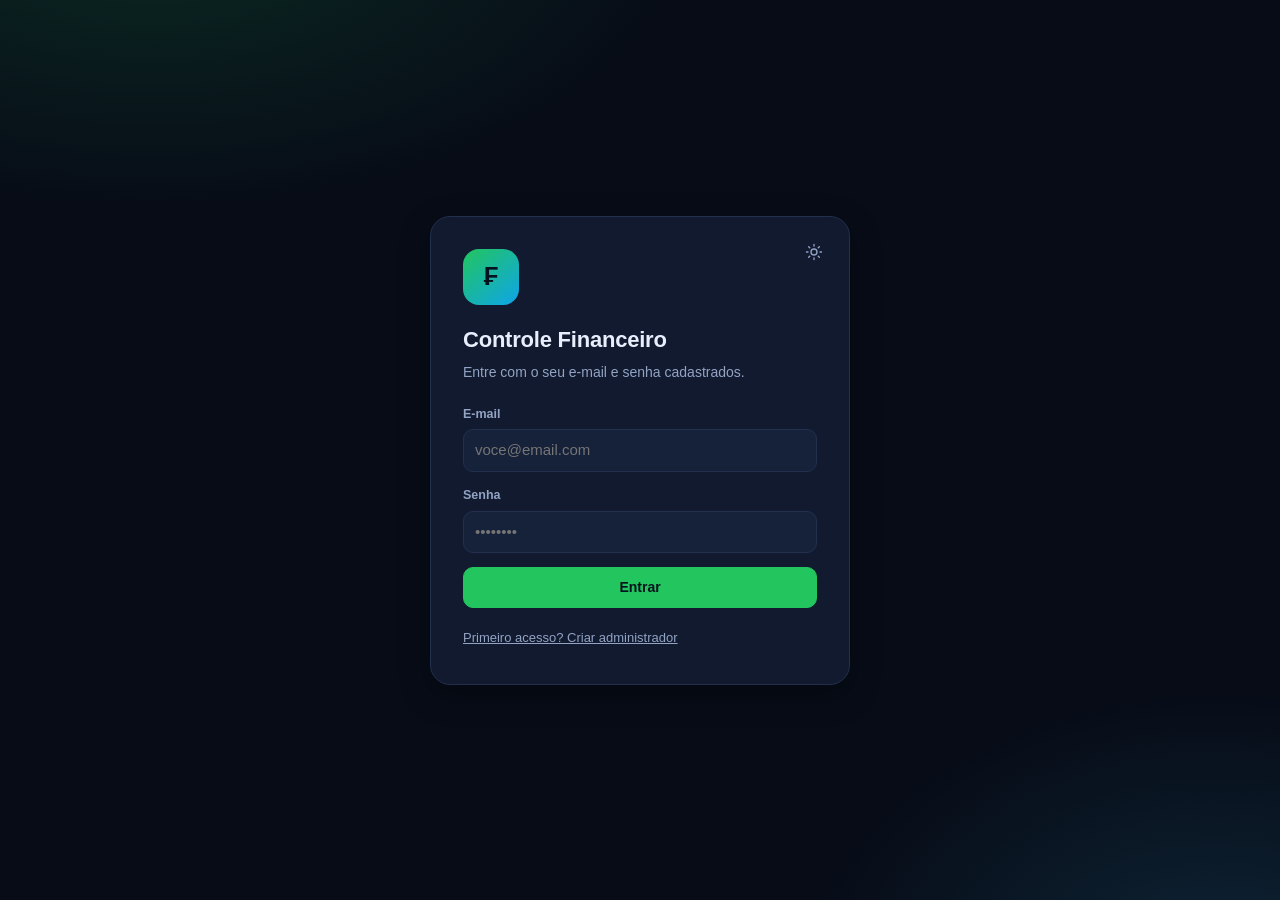
<file: site/index.html>
<!DOCTYPE html>
<html lang="pt-BR" data-tema="escuro">
<head>
  <meta charset="utf-8">
  <meta name="viewport" content="width=device-width, initial-scale=1, viewport-fit=cover">
  <meta name="color-scheme" content="dark light">
  <meta name="description" content="Controle financeiro pessoal e familiar com gastos por categoria, receitas, cartões, gastos fixos e caixinhas.">
  <title>Controle Financeiro</title>
  <link rel="icon" href="data:image/svg+xml,%3Csvg xmlns='http://www.w3.org/2000/svg' viewBox='0 0 100 100'%3E%3Crect width='100' height='100' rx='24' fill='%230f172a'/%3E%3Ctext x='50' y='68' font-size='58' text-anchor='middle' fill='%2322c55e' font-family='sans-serif' font-weight='bold'%3E%E2%82%AC%3C/text%3E%3C/svg%3E">
  <link rel="stylesheet" href="assets/css/styles.css">
</head>
<body>
  <div id="app" class="app-carregando">
    <div class="boot">
      <div class="boot-spinner"></div>
      <p>Carregando…</p>
    </div>
  </div>

  <div id="toasts" class="toasts" role="status" aria-live="polite"></div>

  <dialog id="modal" class="modal"></dialog>

  <script type="module" src="assets/js/app.js"></script>
  <noscript>
    <p style="padding:2rem;text-align:center;color:#e2e8f0">Este aplicativo precisa de JavaScript habilitado.</p>
  </noscript>
</body>
</html>
</file>
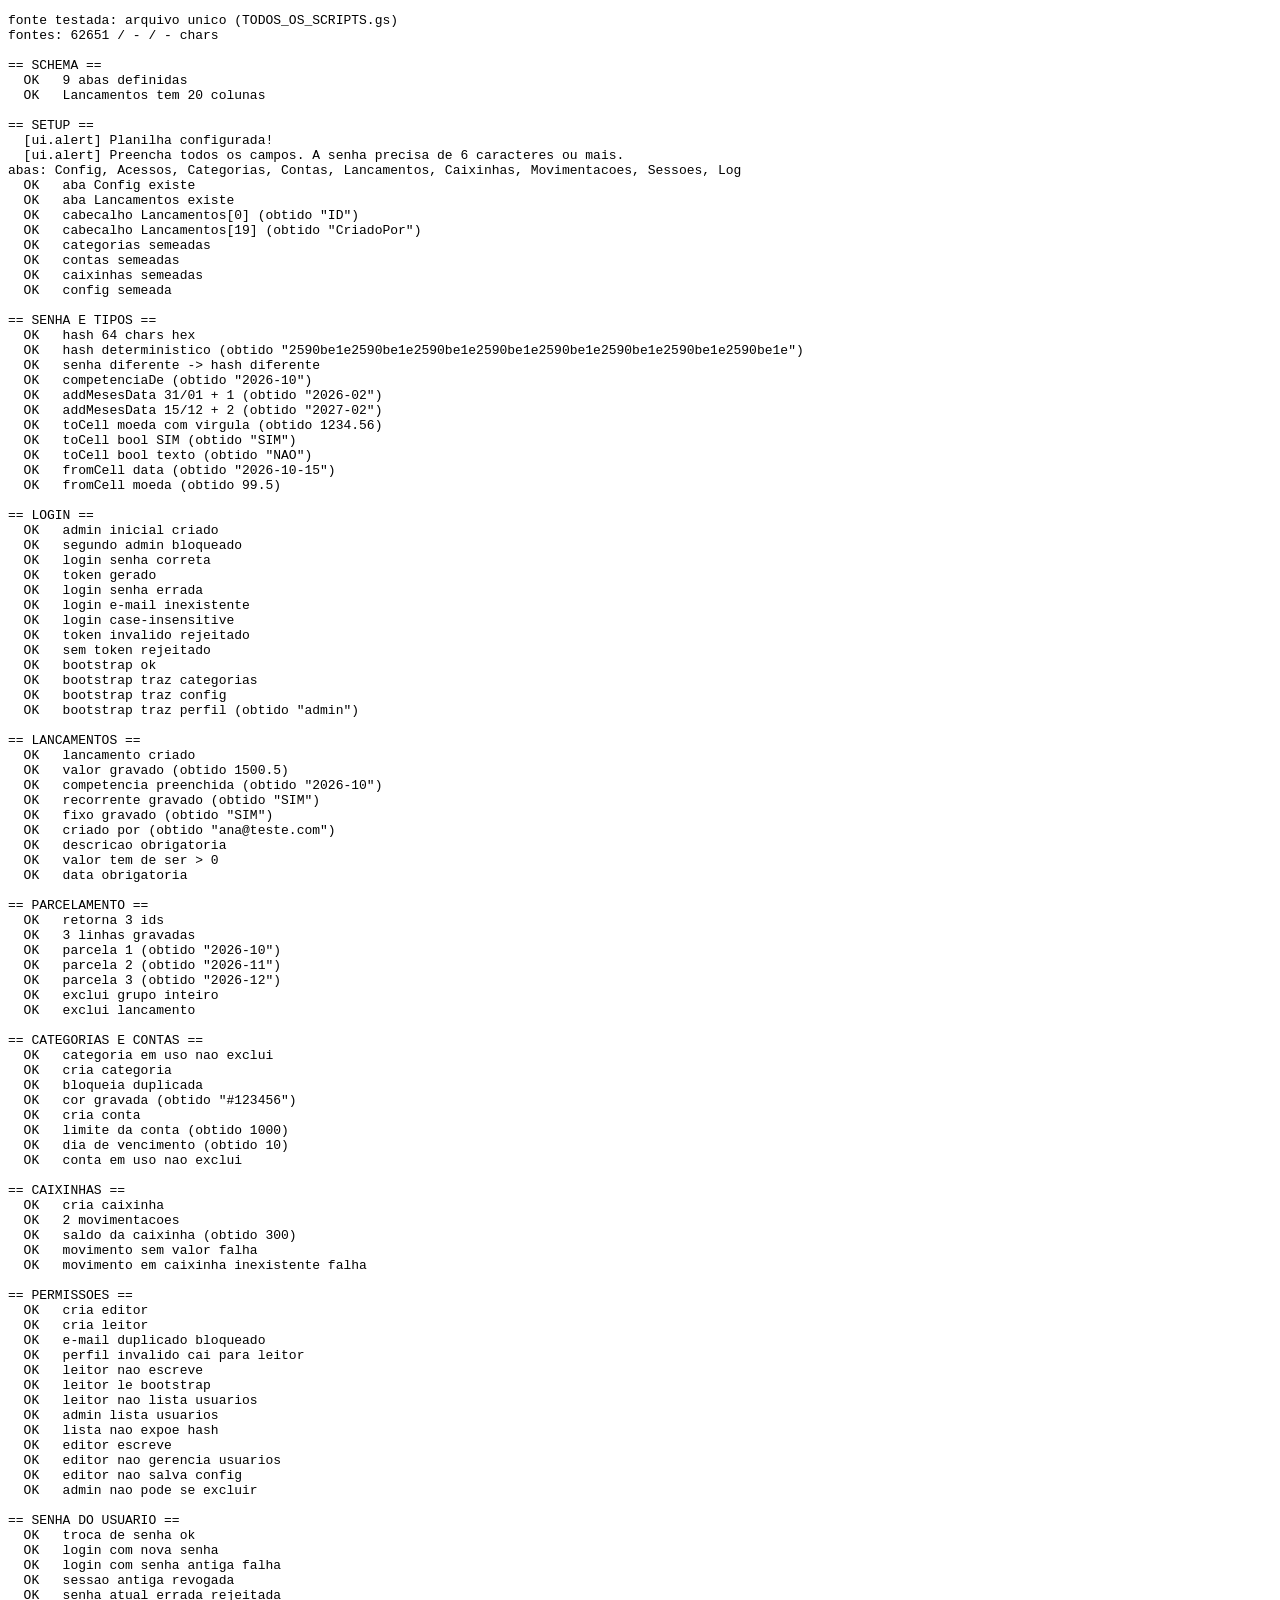
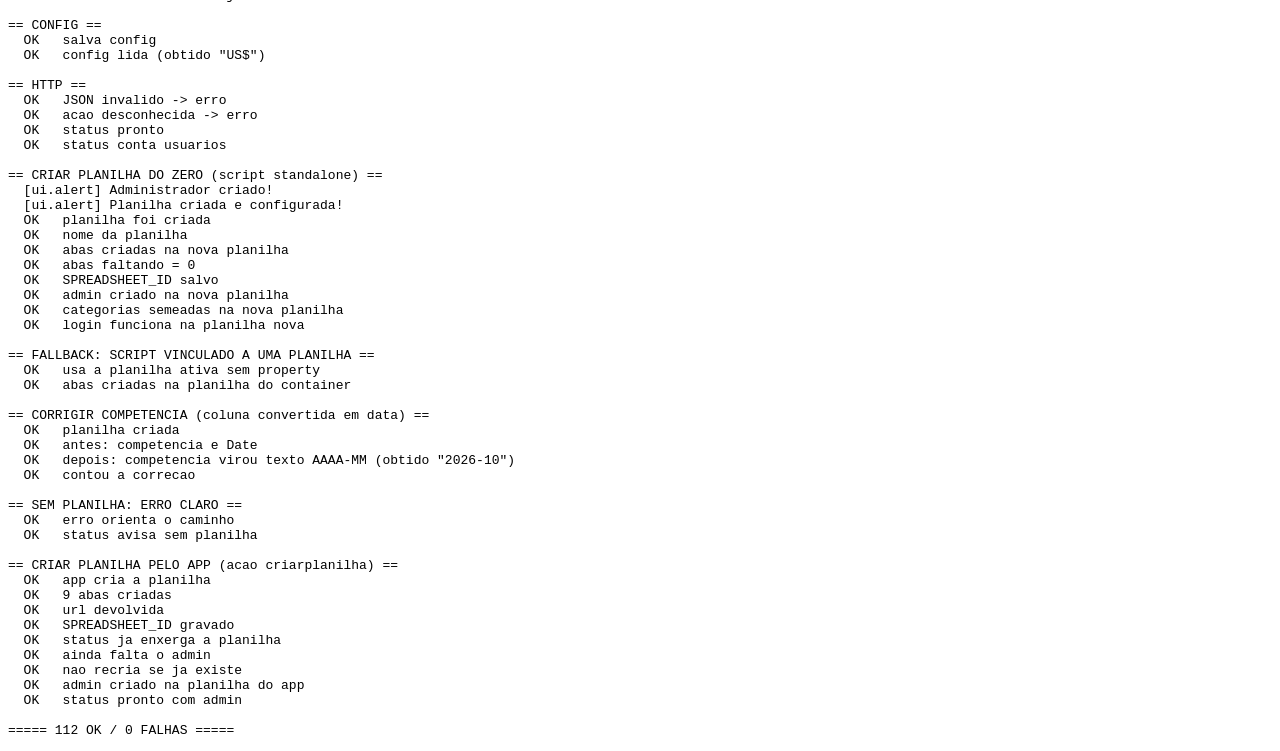
<file: tests/backend.test.html>
<!DOCTYPE html>
<html lang="pt-BR"><head><meta charset="utf-8"><title>Teste do backend (Apps Script)</title></head>
<body>
<pre id="out">executando…</pre>
<script>
/* =====================================================================
 * Stubs minimos do Google Apps Script + suite de testes do backend
 * ===================================================================== */
const OUT = [];
function log(...a) { OUT.push(a.map(x => typeof x === 'string' ? x : JSON.stringify(x)).join(' ')); }
let okCount = 0, failCount = 0;
function check(nome, cond, extra) {
  if (cond) { okCount++; log('  OK   ' + nome); }
  else { failCount++; log('  FALHA ' + nome + (extra !== undefined ? ' :: ' + JSON.stringify(extra) : '')); }
}
function eq(nome, got, expected) {
  const g = JSON.stringify(got), e = JSON.stringify(expected);
  check(nome + ' (obtido ' + g + ')', g === e, { got: got, expected: expected });
}

const FAKE = { ss: null, props: {}, uuid: 0, ativa: null, prompts: [] };

class FakeRange {
  constructor(sheet, row, col, nr, nc) { this.sheet = sheet; this.row = row; this.col = col; this.nr = nr; this.nc = nc; }
  getValues() {
    const d = this.sheet.data, out = [];
    for (let r = 0; r < this.nr; r++) {
      const linha = [];
      for (let c = 0; c < this.nc; c++) {
        const v = (d[this.row - 1 + r] || [])[this.col - 1 + c];
        linha.push(v === undefined ? '' : v);
      }
      out.push(linha);
    }
    return out;
  }
  setValues(vals) {
    const d = this.sheet.data;
    for (let r = 0; r < this.nr; r++) {
      const ri = this.row - 1 + r;
      while (d.length <= ri) d.push([]);
      while (d[ri].length < this.col - 1 + this.nc) d[ri].push('');
      for (let c = 0; c < this.nc; c++) d[ri][this.col - 1 + c] = vals[r][c];
    }
    return this;
  }
  setBackground() { return this; } setFontColor() { return this; } setFontWeight() { return this; }
  setFontSize() { return this; } setVerticalAlignment() { return this; } setNumberFormat() { return this; }
  setDataValidation() { return this; } setHorizontalAlignment() { return this; }
}
class FakeSheet {
  constructor(name) { this.name = name; this.data = []; }
  getName() { return this.name; }
  getLastRow() { return this.data.length; }
  getLastColumn() { let m = 0; this.data.forEach(l => { if (l.length > m) m = l.length; }); return m; }
  getMaxColumns() { return Math.max(this.getLastColumn(), 1); }
  getMaxRows() { return Math.max(this.data.length, 100); }
  getRange(r, c, nr, nc) { return new FakeRange(this, r, c, nr, nc); }
  setFrozenRows() { return this; } setColumnWidth() { return this; } setRowHeight() { return this; }
  insertColumnsAfter() { return this; }
  appendRow(values) {
    const maxLen = this.getMaxColumns();
    const linha = [];
    for (let i = 0; i < Math.max(maxLen, values.length); i++) linha.push(values[i] === undefined ? '' : values[i]);
    this.data.push(linha); return this;
  }
  deleteRow(r) { this.data.splice(r - 1, 1); return this; }
  deleteRows(r, n) { this.data.splice(r - 1, n); return this; }
  getDataValidations() { return []; }
}
class FakeSS {
  constructor(name) { this.name = name; this.sheets = []; }
  getName() { return this.name; }
  getId() { return 'fake-id-123'; }
  getUrl() { return 'https://docs.google.com/spreadsheets/d/' + this.getId() + '/edit'; }
  setSpreadsheetTimeZone(tz) { this.tz = tz; }
  getSheetByName(n) { return this.sheets.find(s => s.name === n) || null; }
  insertSheet(n) { const s = new FakeSheet(n); this.sheets.push(s); return s; }
  getSheets() { return this.sheets; }
  moveActiveSheet() { return this; } setActiveSheet() { return this; }
}

window.SpreadsheetApp = {
  openById: () => { if (!FAKE.ss) FAKE.ss = new FakeSS('Planilha Teste'); return FAKE.ss; },
  create: (nome) => { FAKE.ss = new FakeSS(nome || 'Nova Planilha'); return FAKE.ss; },
  getActiveSpreadsheet: () => FAKE.ativa || null,
  getUi: () => ({
    ButtonSet: { OK: 1, CANCEL: 2, OK_CANCEL: 3 },
    Button: { OK: 1, CANCEL: 2 },
    createMenu: () => ({ addItem: () => ({ addSeparator: () => ({ addItem: () => ({ addToUi: () => {} }) }) }), addToUi: () => {} }),
    prompt: () => ({ getSelectedButton: () => 1, getResponseText: () => (FAKE.prompts.length ? FAKE.prompts.shift() : 'teste') }),
    alert: (m) => { log('  [ui.alert] ' + String(m).split('\n')[0]); }
  }),
  newDataValidation: () => ({ requireValueInList: () => ({ setAllowInvalid: () => ({ build: () => ({}) }) }) }),
  getActiveSpreadsheet: () => FAKE.ativa || null
};
window.Utilities = {
  DigestAlgorithm: { SHA_256: 'SHA_256' },
  Charset: { UTF_8: 'UTF_8' },
  getUuid: () => 'uuid-' + (++FAKE.uuid) + '-0000-4000-8000-000000000000',
  computeDigest: (algo, str) => {
    let h1 = 0x811c9dc5, h2 = 0x01000193;
    for (let i = 0; i < str.length; i++) {
      h1 = ((h1 ^ str.charCodeAt(i)) * 16777619) >>> 0;
      h2 = ((h2 + str.charCodeAt(i) * (i + 7)) * 2246822519) >>> 0;
    }
    const out = [];
    for (let i = 0; i < 32; i++) out.push((i % 2 ? h2 >>> ((i % 4) * 8) : h1 >>> ((i % 4) * 8)) & 0xff);
    return out;
  },
  formatDate: (d, tz, fmt) => {
    const p = (n) => String(n).padStart(2, '0');
    const y = d.getFullYear(), m = p(d.getMonth() + 1), dd = p(d.getDate());
    if (fmt === 'yyyy-MM-dd') return y + '-' + m + '-' + dd;
    if (fmt === 'yyyy-MM') return y + '-' + m;
    if (fmt === 'yyyy-MM-dd HH:mm:ss') return y + '-' + m + '-' + dd + ' ' + p(d.getHours()) + ':' + p(d.getMinutes()) + ':' + p(d.getSeconds());
    return String(d);
  },
  base64Encode: (s) => btoa(unescape(encodeURIComponent(s)))
};
window.PropertiesService = {
  getScriptProperties: () => ({
    getProperty: (k) => (FAKE.props[k] === undefined ? null : FAKE.props[k]),
    setProperty: (k, v) => { FAKE.props[k] = v; },
    deleteProperty: (k) => { delete FAKE.props[k]; }
  })
};
window.ContentService = {
  MimeType: { JSON: 'application/json' },
  createTextOutput: (t) => ({ text: t, setMimeType: function () { return this; } })
};
window.Session = { getActiveUser: () => ({ getEmail: () => 'teste@local' }) };

async function carregarFonte(url) {
  try { const r = await fetch(url); if (r.ok) return await r.text(); } catch (e) { /* ignora */ }
  return null;
}

(async function run() {
  try {
    // Prefere o arquivo unico (o que o usuario cola no Apps Script).
    // Se nao existir, usa os 3 arquivos separados.
    const sUnico = await carregarFonte('../backend/TODOS_OS_SCRIPTS.gs');
    let s1, s2, s3, fonteUsada;
    if (sUnico && sUnico.length > 20000) {
      s1 = sUnico; s2 = ''; s3 = '';
      fonteUsada = 'arquivo unico (TODOS_OS_SCRIPTS.gs)';
    } else {
      s1 = await carregarFonte('../backend/Utils.gs');
      s2 = await carregarFonte('../backend/Setup.gs');
      s3 = await carregarFonte('../backend/Code.gs');
      fonteUsada = '3 arquivos separados';
    }
    log('fonte testada: ' + fonteUsada);
    log('fontes: ' + (s1 ? s1.length : 'FALHOU') + ' / ' + (s2 ? s2.length : '-') + ' / ' + (s3 ? s3.length : '-') + ' chars');
    if (!s1) throw new Error('nao consegui ler o(s) .gs');

    const api = new Function(s1 + '\n' + s2 + '\n' + s3 + `
      return {
        SCHEMA, configurarPlanilha, lerLinhas, hashSenha, validarSenha, competenciaDe,
        addMesesData, toCell, fromCell, bytesToHex, agora, autenticar, doPost,
        criarNovaPlanilha, configurarPlanilha, criarAdminPeloMenu, diagnostico, getSS,
        corrigirCompetencia
      };`)();

    /** Chama a API pelo caminho real (doPost) e devolve o JSON. */
    function call(acao, payload) {
      const r = api.doPost({ postData: { contents: JSON.stringify(Object.assign({ acao: acao }, payload || {})) } });
      return JSON.parse(r.text);
    }

    log('');
    log('== SCHEMA ==');
    check('9 abas definidas', Object.keys(api.SCHEMA).length === 9, Object.keys(api.SCHEMA));
    check('Lancamentos tem 20 colunas', api.SCHEMA.Lancamentos.colunas.length === 20);

    log('');
    log('== SETUP ==');
    FAKE.props['SPREADSHEET_ID'] = 'fake';
    api.configurarPlanilha();
    const ss = FAKE.ss;
    log('abas: ' + ss.getSheets().map(s => s.getName()).join(', '));
    check('aba Config existe', !!ss.getSheetByName('Config'));
    check('aba Lancamentos existe', !!ss.getSheetByName('Lancamentos'));
    const cab = ss.getSheetByName('Lancamentos').data[0];
    eq('cabecalho Lancamentos[0]', cab[0], 'ID');
    eq('cabecalho Lancamentos[19]', cab[19], 'CriadoPor');
    check('categorias semeadas', api.lerLinhas('Categorias').length > 20);
    check('contas semeadas', api.lerLinhas('Contas').length === 4);
    check('caixinhas semeadas', api.lerLinhas('Caixinhas').length === 3);
    check('config semeada', api.lerLinhas('Config').length >= 8);

    log('');
    log('== SENHA E TIPOS ==');
    const salt = 'abc123';
    const h = api.hashSenha('segredo', salt);
    check('hash 64 chars hex', /^[0-9a-f]{64}$/.test(h), h);
    eq('hash deterministico', api.hashSenha('segredo', salt), h);
    check('senha diferente -> hash diferente', api.hashSenha('outra', salt) !== h);
    eq('competenciaDe', api.competenciaDe('2026-10-15'), '2026-10');
    eq('addMesesData 31/01 + 1', api.competenciaDe(api.addMesesData('2026-01-31', 1)), '2026-02');
    eq('addMesesData 15/12 + 2', api.competenciaDe(api.addMesesData('2026-12-15', 2)), '2027-02');
    eq('toCell moeda com virgula', api.toCell('1234,56', 'moeda'), 1234.56);
    eq('toCell bool SIM', api.toCell('sim', 'bool'), 'SIM');
    eq('toCell bool texto', api.toCell('qualquer', 'bool'), 'NAO');
    eq('fromCell data', api.fromCell(new Date(2026, 9, 15, 12), 'data'), '2026-10-15');
    eq('fromCell moeda', api.fromCell('99,50', 'moeda'), 99.5);

    log('');
    log('== LOGIN ==');
    let r = call('criaradmininicial', { nome: 'Ana', email: 'ana@teste.com', senha: 'segredo1' });
    check('admin inicial criado', r.ok === true, r);
    let r2 = call('criaradmininicial', { nome: 'B', email: 'b@teste.com', senha: 'segredo1' });
    check('segundo admin bloqueado', r2.ok === false, r2);
    const loginOk = call('login', { email: 'ana@teste.com', senha: 'segredo1' });
    check('login senha correta', loginOk.ok === true, loginOk);
    const token = loginOk.token;
    check('token gerado', !!token);
    check('login senha errada', call('login', { email: 'ana@teste.com', senha: 'errada' }).ok === false);
    check('login e-mail inexistente', call('login', { email: 'ninguem@teste.com', senha: 'segredo1' }).ok === false);
    check('login case-insensitive', call('login', { email: 'ANA@TESTE.COM', senha: 'segredo1' }).ok === true);
    check('token invalido rejeitado', call('bootstrap', { token: 'invalido' }).ok === false);
    check('sem token rejeitado', call('bootstrap', {}).ok === false);

    const boot = call('bootstrap', { token: token });
    check('bootstrap ok', boot.ok === true);
    check('bootstrap traz categorias', boot.categorias.length > 20);
    check('bootstrap traz config', !!boot.config.nome_app);
    eq('bootstrap traz perfil', boot.usuario.Perfil, 'admin');

    log('');
    log('== LANCAMENTOS ==');
    const catId = boot.categorias.find(c => c.Tipo === 'Despesa').ID;
    const contaId = boot.contas[0].ID;
    const L = call('salvarlancamento', {
      token: token, dados: {
        Data: '2026-10-15', Tipo: 'Despesa', Valor: '1500,50', Descricao: 'Aluguel',
        CategoriaID: catId, ContaID: contaId, FormaPagamento: 'Credito',
        Parcelas: 1, Status: 'Pago', Recorrente: 'SIM', Fixo: 'SIM'
      }
    });
    check('lancamento criado', L.ok === true && !!L.id, L);
    const boot2 = call('bootstrap', { token: token });
    const criado = boot2.lancamentos.find(l => l.ID === L.id);
    eq('valor gravado', criado.Valor, 1500.5);
    eq('competencia preenchida', criado.Competencia, '2026-10');
    eq('recorrente gravado', criado.Recorrente, 'SIM');
    eq('fixo gravado', criado.Fixo, 'SIM');
    eq('criado por', criado.CriadoPor, 'ana@teste.com');
    check('descricao obrigatoria', call('salvarlancamento', { token: token, dados: { Data: '2026-10-15', Tipo: 'Despesa', Valor: 10, Descricao: '' } }).ok === false);
    check('valor tem de ser > 0', call('salvarlancamento', { token: token, dados: { Data: '2026-10-15', Tipo: 'Despesa', Valor: 0, Descricao: 'x' } }).ok === false);
    check('data obrigatoria', call('salvarlancamento', { token: token, dados: { Data: 'x', Tipo: 'Despesa', Valor: 10, Descricao: 'x' } }).ok === false);

    log('');
    log('== PARCELAMENTO ==');
    const parc = call('salvarlancamento', {
      token: token, dados: {
        Data: '2026-10-10', Tipo: 'Despesa', Valor: 3000, Descricao: 'Notebook',
        CategoriaID: catId, ContaID: contaId, Parcelas: 3, Status: 'Pago'
      }
    });
    check('retorna 3 ids', parc.ids && parc.ids.length === 3, parc);
    const boot3 = call('bootstrap', { token: token });
    const grupo = boot3.lancamentos.filter(l => l.GrupoParcelas === parc.grupo);
    check('3 linhas gravadas', grupo.length === 3, grupo.length);
    eq('parcela 1', grupo.find(l => l.ParcelaAtual === 1).Competencia, '2026-10');
    eq('parcela 2', grupo.find(l => l.ParcelaAtual === 2).Competencia, '2026-11');
    eq('parcela 3', grupo.find(l => l.ParcelaAtual === 3).Competencia, '2026-12');
    const delGrupo = call('excluirlancamento', { token: token, id: grupo[0].ID, excluirGrupo: true });
    check('exclui grupo inteiro', delGrupo.ok === true && delGrupo.removidas === 3, delGrupo);
    const del = call('excluirlancamento', { token: token, id: L.id });
    check('exclui lancamento', del.ok === true && del.removidas === 1, del);

    log('');
    log('== CATEGORIAS E CONTAS ==');
    call('salvarlancamento', { token: token, dados: { Data: '2026-10-15', Tipo: 'Despesa', Valor: 50, Descricao: 'Teste', CategoriaID: catId, ContaID: contaId } });
    check('categoria em uso nao exclui', call('excluircategoria', { token: token, id: catId }).ok === false);
    const novaCat = call('salvarcategoria', { token: token, dados: { Nome: 'Teste QA', Tipo: 'Despesa', Grupo: 'Outros', Cor: '#123456', Ativo: 'SIM' } });
    check('cria categoria', novaCat.ok === true, novaCat);
    check('bloqueia duplicada', call('salvarcategoria', { token: token, dados: { Nome: 'teste qa', Tipo: 'Despesa' } }).ok === false);
    const boot4 = call('bootstrap', { token: token });
    eq('cor gravada', boot4.categorias.find(c => c.ID === novaCat.id).Cor, '#123456');
    const novaConta = call('salvarconta', { token: token, dados: { Nome: 'Conta QA', Tipo: 'Conta Corrente', Limite: 1000, DiaVencimento: 10 } });
    check('cria conta', novaConta.ok === true, novaConta);
    const bootC = call('bootstrap', { token: token });
    const contaQa = bootC.contas.find(c => c.ID === novaConta.id);
    eq('limite da conta', contaQa.Limite, 1000);
    eq('dia de vencimento', contaQa.DiaVencimento, 10);
    check('conta em uso nao exclui', call('excluirconta', { token: token, id: contaId }).ok === false);

    log('');
    log('== CAIXINHAS ==');
    const cx = call('salvarcaixinha', { token: token, dados: { Nome: 'Viagem QA', Meta: 5000, Prazo: '2027-01', SaldoInicial: 100, Ativo: 'SIM' } });
    check('cria caixinha', cx.ok === true, cx);
    call('movimentarcaixinha', { token: token, dados: { CaixinhaID: cx.id, Tipo: 'Entrada', Data: '2026-10-01', Valor: 250, Descricao: 'Aporte' } });
    call('movimentarcaixinha', { token: token, dados: { CaixinhaID: cx.id, Tipo: 'Saida', Data: '2026-10-05', Valor: 50, Descricao: 'Resgate' } });
    const boot5 = call('bootstrap', { token: token });
    const movs = boot5.movimentacoes.filter(m => m.CaixinhaID === cx.id);
    check('2 movimentacoes', movs.length === 2, movs.length);
    const saldo = boot5.caixinhas.find(c => c.ID === cx.id).SaldoInicial +
      movs.reduce((s, m) => s + (m.Tipo === 'Saida' ? -m.Valor : m.Valor), 0);
    eq('saldo da caixinha', saldo, 300);
    check('movimento sem valor falha', call('movimentarcaixinha', { token: token, dados: { CaixinhaID: cx.id, Tipo: 'Entrada', Valor: 0 } }).ok === false);
    check('movimento em caixinha inexistente falha', call('movimentarcaixinha', { token: token, dados: { CaixinhaID: 'nao-existe', Tipo: 'Entrada', Valor: 10 } }).ok === false);

    log('');
    log('== PERMISSOES ==');
    check('cria editor', call('salvarusuario', { token: token, dados: { Nome: 'Beto', Email: 'beto@teste.com', Perfil: 'editor', Ativo: 'SIM', Senha: 'senha123' } }).ok === true);
    check('cria leitor', call('salvarusuario', { token: token, dados: { Nome: 'Cida', Email: 'cida@teste.com', Perfil: 'leitor', Ativo: 'SIM', Senha: 'senha123' } }).ok === true);
    check('e-mail duplicado bloqueado', call('salvarusuario', { token: token, dados: { Nome: 'X', Email: 'beto@teste.com', Perfil: 'leitor', Senha: 'senha123' } }).ok === false);
    check('perfil invalido cai para leitor', call('salvarusuario', { token: token, dados: { Nome: 'Z', Email: 'z@teste.com', Perfil: 'superadmin', Senha: 'senha123' } }).ok === true);

    const tLeitor = call('login', { email: 'cida@teste.com', senha: 'senha123' }).token;
    check('leitor nao escreve', call('salvarlancamento', { token: tLeitor, dados: { Data: '2026-10-15', Tipo: 'Despesa', Valor: 10, Descricao: 'x' } }).ok === false);
    check('leitor le bootstrap', call('bootstrap', { token: tLeitor }).ok === true);
    check('leitor nao lista usuarios', call('listarusuarios', { token: tLeitor }).ok === false);
    const lista = call('listarusuarios', { token: token });
    check('admin lista usuarios', lista.ok === true && lista.usuarios.length === 4, lista.usuarios && lista.usuarios.length);
    check('lista nao expoe hash', !JSON.stringify(lista).includes('SenhaHash') && !JSON.stringify(lista).includes('Salt'));

    const tEditor = call('login', { email: 'beto@teste.com', senha: 'senha123' }).token;
    check('editor escreve', call('salvarlancamento', { token: tEditor, dados: { Data: '2026-10-15', Tipo: 'Despesa', Valor: 10, Descricao: 'x' } }).ok === true);
    check('editor nao gerencia usuarios', call('salvarusuario', { token: tEditor, dados: { Nome: 'Q', Email: 'q@teste.com', Perfil: 'leitor', Senha: 'senha123' } }).ok === false);
    check('editor nao salva config', call('salvarconfig', { token: tEditor, chave: 'x', valor: 'y' }).ok === false);
    check('admin nao pode se excluir', call('excluirusuario', { token: token, id: boot.usuario.ID }).ok === false);

    log('');
    log('== SENHA DO USUARIO ==');
    check('troca de senha ok', call('trocarsenha', { token: tLeitor, senhaAtual: 'senha123', senhaNova: 'novasenha' }).ok === true);
    check('login com nova senha', call('login', { email: 'cida@teste.com', senha: 'novasenha' }).ok === true);
    check('login com senha antiga falha', call('login', { email: 'cida@teste.com', senha: 'senha123' }).ok === false);
    check('sessao antiga revogada', call('bootstrap', { token: tLeitor }).ok === false);
    check('senha atual errada rejeitada', call('trocarsenha', { token: call('login', { email: 'cida@teste.com', senha: 'novasenha' }).token, senhaAtual: 'errada', senhaNova: 'outra123' }).ok === false);

    log('');
    log('== CONFIG ==');
    check('salva config', call('salvarconfig', { token: token, chave: 'simbolo_moeda', valor: 'US$' }).ok === true);
    eq('config lida', call('bootstrap', { token: token }).config.simbolo_moeda, 'US$');

    log('');
    log('== HTTP ==');
    const rJson = JSON.parse(api.doPost({ postData: { contents: 'nao e json' } }).text);
    check('JSON invalido -> erro', rJson.ok === false);
    check('acao desconhecida -> erro', call('acao-inexistente', { token: token }).ok === false);
    const st = call('status');
    check('status pronto', st.pronto === true, st);
    check('status conta usuarios', st.usuarios === 4, st.usuarios);

    log('');
    log('== CRIAR PLANILHA DO ZERO (script standalone) ==');
    FAKE.props = {}; FAKE.ss = null; FAKE.ativa = null;
    FAKE.prompts = ['Meu Financeiro', 'Ana', 'ana@local.com', 'senha123'];
    api.criarNovaPlanilha();
    check('planilha foi criada', FAKE.ss !== null);
    check('nome da planilha', FAKE.ss && FAKE.ss.getName() === 'Meu Financeiro', FAKE.ss && FAKE.ss.getName());
    check('abas criadas na nova planilha', !!(FAKE.ss && FAKE.ss.getSheetByName('Lancamentos')));
    check('abas faltando = 0', ['Config','Acessos','Categorias','Contas','Lancamentos','Caixinhas','Movimentacoes','Sessoes','Log']
      .every(function (n) { return !!FAKE.ss.getSheetByName(n); }));
    check('SPREADSHEET_ID salvo', FAKE.props['SPREADSHEET_ID'] === FAKE.ss.getId(), FAKE.props['SPREADSHEET_ID']);
    check('admin criado na nova planilha', api.lerLinhas('Acessos').length === 1, api.lerLinhas('Acessos').length);
    check('categorias semeadas na nova planilha', api.lerLinhas('Categorias').length > 20);
    const loginNovo = call('login', { email: 'ana@local.com', senha: 'senha123' });
    check('login funciona na planilha nova', loginNovo.ok === true, loginNovo);

    log('');
    log('== FALLBACK: SCRIPT VINCULADO A UMA PLANILHA ==');
    FAKE.props = {}; FAKE.ss = null;
    FAKE.ativa = new FakeSS('Planilha Do Container');
    FAKE.ss = FAKE.ativa;
    api.configurarPlanilha({ silencioso: true });
    check('usa a planilha ativa sem property', FAKE.props['SPREADSHEET_ID'] === FAKE.ativa.getId(), FAKE.props['SPREADSHEET_ID']);
    check('abas criadas na planilha do container', !!FAKE.ativa.getSheetByName('Acessos'));

    log('');
    log('== CORRIGIR COMPETENCIA (coluna convertida em data) ==');
    FAKE.props = {}; FAKE.ss = null; FAKE.ativa = null;
    const cp3 = call('criarplanilha', { nome: 'Planilha Com Data Suja' });
    check('planilha criada', cp3.ok === true, cp3);
    // simula o Sheets convertendo a coluna Competencia em data
    const shL = FAKE.ss.getSheetByName('Lancamentos');
    const heads = shL.data[0].map(String);
    const cData = heads.indexOf('Data') + 1;
    const cComp = heads.indexOf('Competencia') + 1;
    shL.data.push(['l1', new Date(2026, 9, 15, 12), 'Despesa', 1500, 'Aluguel', 'c1', 'k1',
      'Credito', 1, 1, 'Pago', 'NAO', 'NAO', new Date(2026, 9, 1, 12), '', '', '', '', '', '', '']);
    const antesValor = shL.data[shL.data.length - 1][cComp - 1];
    check('antes: competencia e Date', antesValor instanceof Date, antesValor);
    const nCorrigidos = api.corrigirCompetencia();
    const depoisValor = shL.data[shL.data.length - 1][cComp - 1];
    eq('depois: competencia virou texto AAAA-MM', String(depoisValor), '2026-10');
    check('contou a correcao', nCorrigidos >= 1, nCorrigidos);

    log('');
    log('== SEM PLANILHA: ERRO CLARO ==');
    FAKE.props = {}; FAKE.ss = null; FAKE.ativa = null;
    let erroMsg = null;
    try { api.getSS(); } catch (e) { erroMsg = e.message; }
    check('erro orienta o caminho', !!erroMsg && erroMsg.indexOf('Criar planilha nova') >= 0, erroMsg);
    const stSemPlanilha = call('status');
    check('status avisa sem planilha', stSemPlanilha.semPlanilha === true && stSemPlanilha.pronto === false, stSemPlanilha);

    log('');
    log('== CRIAR PLANILHA PELO APP (acao criarplanilha) ==');
    FAKE.props = {}; FAKE.ss = null; FAKE.ativa = null;
    const cp = call('criarplanilha', { nome: 'Planilha do App' });
    check('app cria a planilha', cp.ok === true && cp.criado === true, cp);
    check('9 abas criadas', cp.abas && cp.abas.length === 9, cp.abas);
    check('url devolvida', typeof cp.url === 'string' && cp.url.indexOf('docs.google.com') > 0, cp.url);
    check('SPREADSHEET_ID gravado', FAKE.props['SPREADSHEET_ID'] === cp.id);
    const stDepois = call('status');
    check('status ja enxerga a planilha', stDepois.semPlanilha === false, stDepois);
    check('ainda falta o admin', stDepois.temUsuarios === false && stDepois.pronto === false, stDepois);
    const cp2 = call('criarplanilha', { nome: 'outra' });
    check('nao recria se ja existe', cp2.ok === true && cp2.criado === false, cp2);
    const adm2 = call('criaradmininicial', { nome: 'Ana', email: 'ana@app.com', senha: 'segredo1' });
    check('admin criado na planilha do app', adm2.ok === true, adm2);
    const stFinal = call('status');
    check('status pronto com admin', stFinal.pronto === true && stFinal.temUsuarios === true, stFinal);

  } catch (e) {
    log('');
    log('EXCEPTION: ' + (e && e.stack ? e.stack : e));
    failCount++;
  }

  log('');
  log('===== ' + okCount + ' OK / ' + failCount + ' FALHAS =====');
  document.getElementById('out').textContent = OUT.join('\n');
  window.__RESULT = { ok: okCount, fail: failCount, log: OUT.join('\n') };
  document.title = 'TESTE ' + okCount + 'ok/' + failCount + 'falha';
})();
</script>
</body></html>
</file>
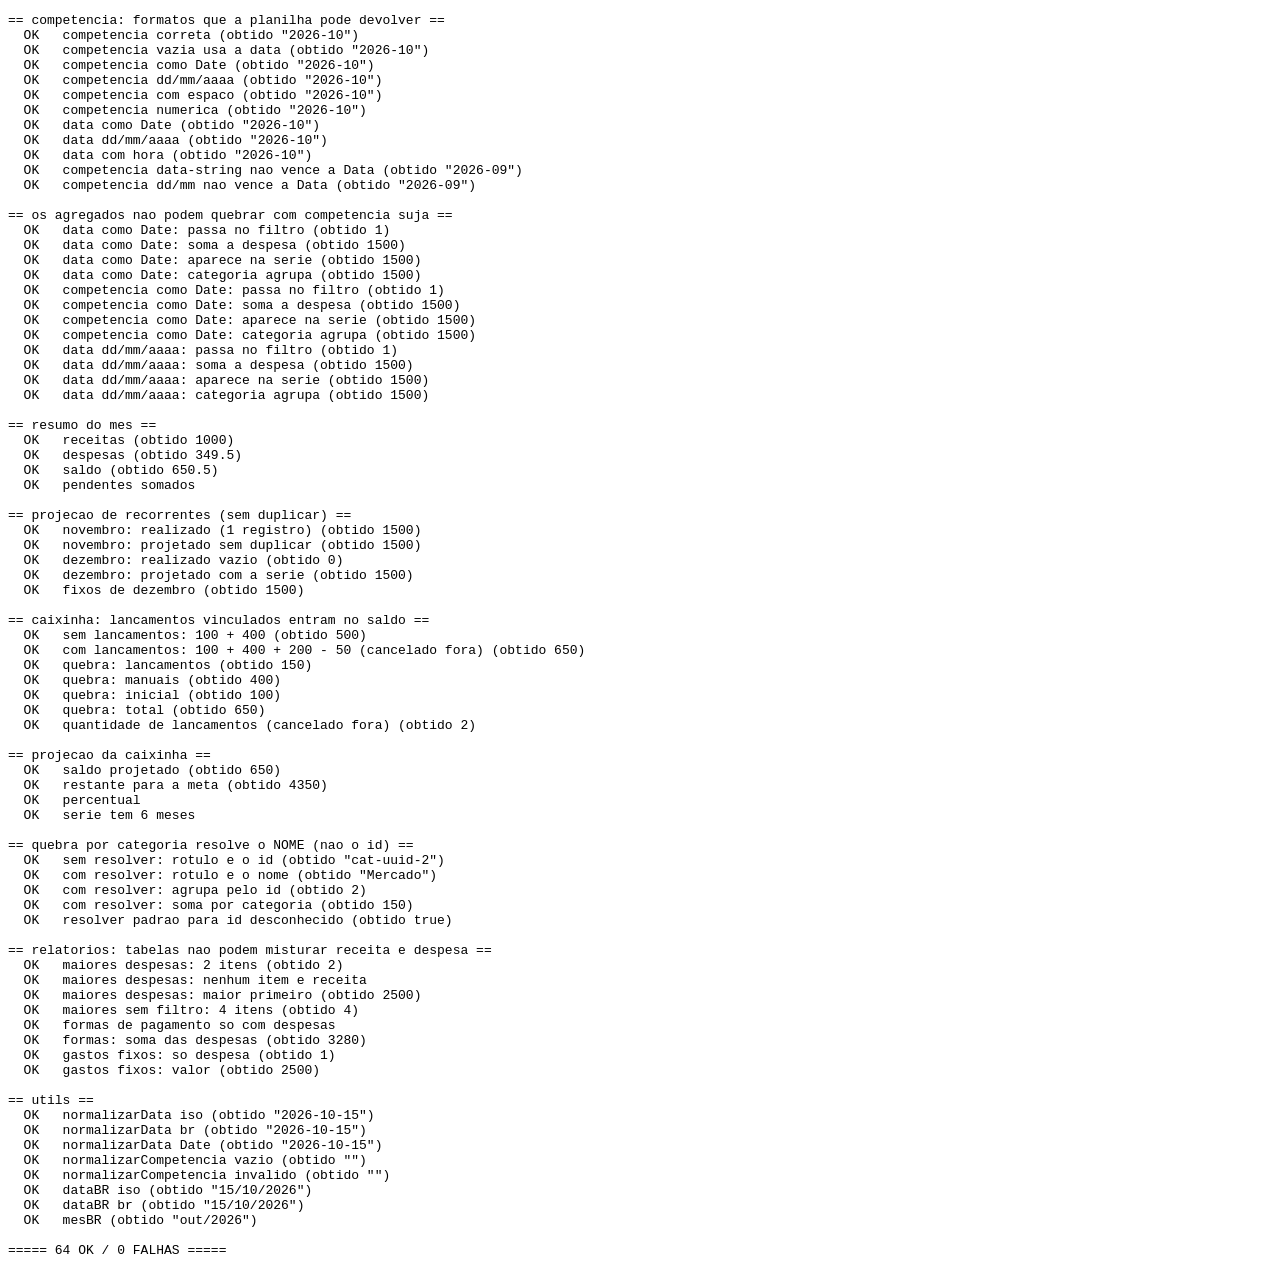
<file: tests/calc.test.html>
<!DOCTYPE html>
<html lang="pt-BR"><head><meta charset="utf-8"><title>Teste do calc (front-end)</title></head>
<body>
<pre id="out">executando…</pre>
<script type="module">
/* =====================================================================
 * Testes do front-end: calc.js + utils.js
 * Foco: o app nao pode quebrar quando a planilha devolve datas/competencias
 * em formatos inesperados (coluna virada data, dd/mm/yyyy, espacos...).
 * ===================================================================== */
import * as calc from '../site/assets/js/calc.js';
import * as utils from '../site/assets/js/utils.js';

const OUT = [];
let ok = 0, fail = 0;
function log(s) { OUT.push(s); }
function check(nome, cond, extra) {
  if (cond) { ok++; log('  OK   ' + nome); }
  else { fail++; log('  FALHA ' + nome + (extra !== undefined ? ' :: ' + JSON.stringify(extra) : '')); }
}
function eq(nome, got, expected) {
  const g = JSON.stringify(got), e = JSON.stringify(expected);
  check(nome + ' (obtido ' + g + ')', g === e, { got: got, expected: expected });
}

const base = {
  ID: 'l1', Data: '2026-10-15', Tipo: 'Despesa', Valor: 1500, Descricao: 'Aluguel',
  CategoriaID: 'c1', ContaID: 'k1', FormaPagamento: 'Credito', Parcelas: 1, ParcelaAtual: 1,
  Status: 'Pago', Recorrente: 'NAO', Fixo: 'NAO', Competencia: '2026-10',
  CaixinhaID: '', GrupoParcelas: '', Obs: ''
};

log('== competencia: formatos que a planilha pode devolver ==');
eq('competencia correta', calc.competencia(base), '2026-10');
eq('competencia vazia usa a data', calc.competencia({ ...base, Competencia: '' }), '2026-10');
eq('competencia como Date', calc.competencia({ ...base, Competencia: new Date(2026, 9, 1, 12) }), '2026-10');
eq('competencia dd/mm/aaaa', calc.competencia({ ...base, Competencia: '01/10/2026' }), '2026-10');
eq('competencia com espaco', calc.competencia({ ...base, Competencia: '2026-10 ' }), '2026-10');
eq('competencia numerica', calc.competencia({ ...base, Competencia: 202610 }), '2026-10');
eq('data como Date', calc.competencia({ ...base, Competencia: '', Data: new Date(2026, 9, 15, 12) }), '2026-10');
eq('data dd/mm/aaaa', calc.competencia({ ...base, Competencia: '', Data: '15/10/2026' }), '2026-10');
eq('data com hora', calc.competencia({ ...base, Competencia: '', Data: '2026-10-15T10:30:00' }), '2026-10');
// a Data manda: uma competencia convertida em data nao pode "puxar" o mes
eq('competencia data-string nao vence a Data',
  calc.competencia({ ...base, Data: '2026-09-05', Competencia: 'Thu Oct 01 2026 12:00:00 GMT-0300 (Horario Padrao de Brasilia)' }), '2026-09');
eq('competencia dd/mm nao vence a Data',
  calc.competencia({ ...base, Data: '2026-09-05', Competencia: '01/10/2026' }), '2026-09');

log('');
log('== os agregados nao podem quebrar com competencia suja ==');
for (const [nome, l] of Object.entries({
  'data como Date': { ...base, Competencia: '', Data: new Date(2026, 9, 15, 12) },
  'competencia como Date': { ...base, Competencia: new Date(2026, 9, 1, 12) },
  'data dd/mm/aaaa': { ...base, Competencia: '', Data: '15/10/2026' }
})) {
  const lista = [l];
  const filtrados = calc.filtrar(lista, { mes: '2026-10' });
  eq(nome + ': passa no filtro', filtrados.length, 1);
  eq(nome + ': soma a despesa', calc.resumo(filtrados).despesas, 1500);
  eq(nome + ': aparece na serie', calc.serieMensal(lista, 12, '2026-10')[11].despesas, 1500);
  eq(nome + ': categoria agrupa', calc.porCategoria(lista, '2026-10', 'Despesa')[0].valor, 1500);
}

log('');
log('== resumo do mes ==');
const lista = [
  { ...base, ID: 'a', Valor: 1000, Tipo: 'Receita' },
  { ...base, ID: 'b', Valor: 250.5, Descricao: 'Mercado' },
  { ...base, ID: 'c', Valor: 99, Descricao: 'Pendente', Status: 'Pendente' }
];
const r = calc.resumoMes(lista, '2026-10');
eq('receitas', r.receitas, 1000);
eq('despesas', r.despesas, 349.5);
eq('saldo', r.saldo, 650.5);
check('pendentes somados', r.pendentes > 0);

log('');
log('== projecao de recorrentes (sem duplicar) ==');
const ALUGUEL = 1500;
const recorrente = { ...base, ID: 'r1', Valor: ALUGUEL, Recorrente: 'SIM', Fixo: 'SIM', Descricao: 'Aluguel' };
const comRec = [recorrente, { ...recorrente, ID: 'r2', Data: '2026-11-10', Competencia: '2026-11' }];
const projNov = calc.projecaoMes(comRec, '2026-11');
eq('novembro: realizado (1 registro)', projNov.realizado.despesas, ALUGUEL);
eq('novembro: projetado sem duplicar', projNov.projetado.despesas, ALUGUEL);
const projDez = calc.projecaoMes(comRec, '2026-12');
eq('dezembro: realizado vazio', projDez.realizado.despesas, 0);
eq('dezembro: projetado com a serie', projDez.projetado.despesas, ALUGUEL);
eq('fixos de dezembro', projDez.fixosValor, ALUGUEL);

log('');
log('== caixinha: lancamentos vinculados entram no saldo ==');
const cx = { ID: 'x1', Nome: 'Reserva', Meta: 5000, Prazo: '', SaldoInicial: 100, Cor: '#22c55e', Ativo: 'SIM' };
const movs = [{ ID: 'm1', CaixinhaID: 'x1', Data: '2026-10-01', Tipo: 'Entrada', Valor: 400, Descricao: 'Aporte' }];
const semLances = calc.saldoCaixinha(cx, movs, []);
eq('sem lancamentos: 100 + 400', semLances, 500);

const lances = [
  { ...base, ID: 'x1', CaixinhaID: 'x1', Valor: 200, Tipo: 'Receita', Data: '2026-10-05' },
  { ...base, ID: 'x2', CaixinhaID: 'x1', Valor: 50, Tipo: 'Despesa', Data: '2026-10-06' },
  { ...base, ID: 'x3', CaixinhaID: 'x1', Valor: 999, Tipo: 'Despesa', Status: 'Cancelado' }
];
const comLances = calc.saldoCaixinha(cx, movs, lances);
eq('com lancamentos: 100 + 400 + 200 - 50 (cancelado fora)', comLances, 650);
const det = calc.detalheCaixinha(cx, movs, lances);
eq('quebra: lancamentos', det.lances, 150);
eq('quebra: manuais', det.manual, 400);
eq('quebra: inicial', det.inicial, 100);
eq('quebra: total', det.saldo, 650);
eq('quantidade de lancamentos (cancelado fora)', det.qtdLancamentos, 2);

log('');
log('== projecao da caixinha ==');
const p = calc.projecaoCaixinha(cx, movs, { lancamentos: lances });
eq('saldo projetado', p.saldo, 650);
eq('restante para a meta', p.restante, 4350);
check('percentual', p.percentual > 0 && p.percentual < 100);
check('serie tem 6 meses', p.serie.length === 6);

log('');
log('== quebra por categoria resolve o NOME (nao o id) ==');
const comId = [
  { ...base, ID: 'k1', CategoriaID: 'cat-uuid-1', Valor: 100 },
  { ...base, ID: 'k2', CategoriaID: 'cat-uuid-2', Valor: 200 },
  { ...base, ID: 'k3', CategoriaID: 'cat-uuid-1', Valor: 50 }
];
const semResolver = calc.porCategoria(comId, '2026-10', 'Despesa');
eq('sem resolver: rotulo e o id', semResolver[0].rotulo, 'cat-uuid-2');
const comResolver = calc.porCategoria(comId, '2026-10', 'Despesa',
  (id) => ({ 'cat-uuid-1': 'Aluguel', 'cat-uuid-2': 'Mercado' }[id] || 'Sem categoria'));
eq('com resolver: rotulo e o nome', comResolver[0].rotulo, 'Mercado');
eq('com resolver: agrupa pelo id', comResolver.length, 2);
eq('com resolver: soma por categoria', comResolver.find(c => c.rotulo === 'Aluguel').valor, 150);
eq('resolver padrao para id desconhecido',
  calc.porCategoria(comId, '2026-10', 'Despesa', () => 'Sem categoria')[0].rotulo !== '', true);

log('');
log('== relatorios: tabelas nao podem misturar receita e despesa ==');
const misturados = [
  { ...base, ID: 'm1', Tipo: 'Receita', Valor: 9000, Descricao: 'Salario' },
  { ...base, ID: 'm2', Tipo: 'Despesa', Valor: 2500, Descricao: 'Aluguel' },
  { ...base, ID: 'm3', Tipo: 'Receita', Valor: 500, Descricao: 'Bonus' },
  { ...base, ID: 'm4', Tipo: 'Despesa', Valor: 780, Descricao: 'Mercado' }
];
const maioresDesp = calc.maiores(misturados, 10, 'Despesa');
eq('maiores despesas: 2 itens', maioresDesp.length, 2);
check('maiores despesas: nenhum item e receita', maioresDesp.every((l) => l.Tipo === 'Despesa'));
eq('maiores despesas: maior primeiro', maioresDesp[0].Valor, 2500);
const maioresTudo = calc.maiores(misturados, 10, '');
eq('maiores sem filtro: 4 itens', maioresTudo.length, 4);

const formasDesp = calc.porForma(misturados, '', 'Despesa');
check('formas de pagamento so com despesas', formasDesp.every((f) => f.valor <= 2500 + 780), formasDesp);
eq('formas: soma das despesas', formasDesp.reduce((s, f) => s + f.valor, 0), 3280);

const fixosMisturados = [
  { ...base, ID: 'f1', Tipo: 'Despesa', Valor: 2500, Recorrente: 'SIM', Fixo: 'SIM', Descricao: 'Aluguel' },
  { ...base, ID: 'f2', Tipo: 'Receita', Valor: 9000, Recorrente: 'SIM', Fixo: 'SIM', Descricao: 'Salario' }
];
const fixosSo = calc.fixosDoMes(fixosMisturados, '2026-10');
eq('gastos fixos: so despesa', fixosSo.length, 1);
eq('gastos fixos: valor', fixosSo[0].Valor, 2500);

log('');
log('== utils ==');
eq('normalizarData iso', utils.normalizarData('2026-10-15'), '2026-10-15');
eq('normalizarData br', utils.normalizarData('15/10/2026'), '2026-10-15');
eq('normalizarData Date', utils.normalizarData(new Date(2026, 9, 15, 12)), '2026-10-15');
eq('normalizarCompetencia vazio', utils.normalizarCompetencia(''), '');
eq('normalizarCompetencia invalido', utils.normalizarCompetencia('abc'), '');
eq('dataBR iso', utils.dataBR('2026-10-15'), '15/10/2026');
eq('dataBR br', utils.dataBR('15/10/2026'), '15/10/2026');
eq('mesBR', utils.mesBR('2026-10'), 'out/2026');

log('');
log('===== ' + ok + ' OK / ' + fail + ' FALHAS =====');
document.getElementById('out').textContent = OUT.join('\n');
window.__RESULT = { ok: ok, fail: fail, log: OUT.join('\n') };
document.title = 'TESTE ' + ok + 'ok/' + fail + 'falha';
</script>
</body></html>
</file>
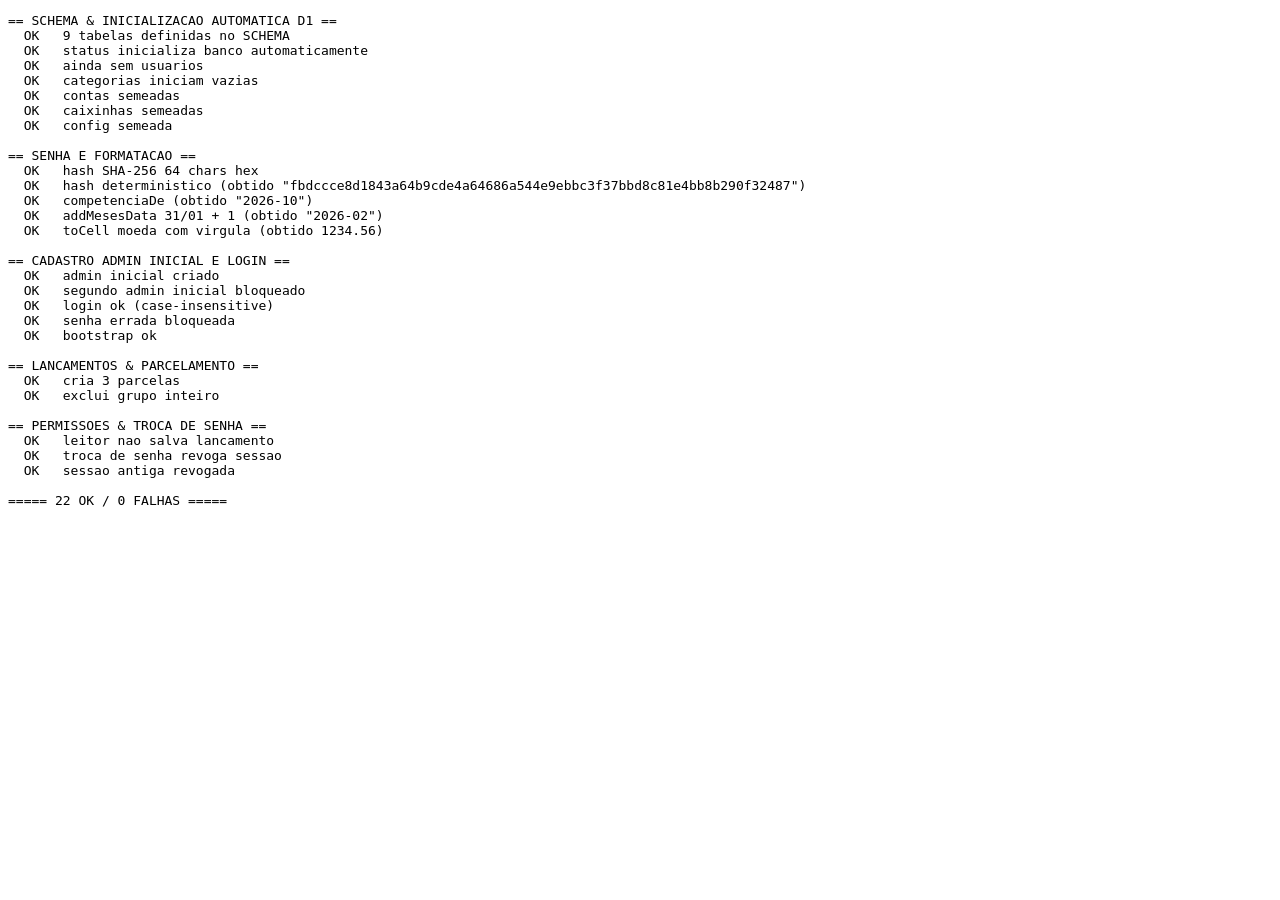
<file: tests/worker.test.html>
<!DOCTYPE html>
<html lang="pt-BR"><head><meta charset="utf-8"><title>Teste do Cloudflare Worker + D1</title></head>
<body>
<pre id="out">executando testes do Cloudflare Worker + D1…</pre>
<script type="module">
/* =====================================================================
 * Suite de testes do Cloudflare Worker (backend/worker.js) com mock D1
 * Abra este arquivo via servidor HTTP local para validar todas as rotas,
 * autenticacao SHA-256, permissoes, CRUD, parcelamento e caixinhas.
 * ===================================================================== */
import worker, {
  SCHEMA, hashSenha, validarSenha, competenciaDe, addMesesData,
  toCell, fromCell, garantirBanco
} from '../backend/worker.js';

const OUT = [];
function log(...a) { OUT.push(a.map((x) => typeof x === 'string' ? x : JSON.stringify(x)).join(' ')); }
let okCount = 0, failCount = 0;
function check(nome, cond, extra) {
  if (cond) { okCount++; log('  OK   ' + nome); }
  else { failCount++; log('  FALHA ' + nome + (extra !== undefined ? ' :: ' + JSON.stringify(extra) : '')); }
}
function eq(nome, got, expected) {
  const g = JSON.stringify(got), e = JSON.stringify(expected);
  check(nome + ' (obtido ' + g + ')', g === e, { got, expected });
}

/* Mock leve em memoria da API do Cloudflare D1 (prepare / bind / first / all / run / batch) */
class FakeD1 {
  constructor() {
    this.tables = {};
  }
  prepare(sql) {
    const db = this;
    let params = [];
    return {
      bind(...args) { params = args; return this; },
      async first() {
        const r = await this.all();
        return (r.results && r.results[0]) || null;
      },
      async run() {
        await this._exec();
        return { success: true };
      },
      async all() {
        const res = await this._exec();
        return { results: res || [] };
      },
      async _exec() {
        const s = sql.replace(/\s+/g, ' ').trim();

        if (/^CREATE TABLE IF NOT EXISTS (\w+)/i.test(s)) {
          const [, tbl] = s.match(/^CREATE TABLE IF NOT EXISTS (\w+)/i);
          if (!db.tables[tbl]) db.tables[tbl] = [];
          return [];
        }
        if (/^CREATE INDEX/i.test(s)) return [];

        if (/sqlite_master/i.test(s)) {
          const m = s.match(/name='(\w+)'/i);
          const tbl = m ? m[1] : '';
          return [{ n: db.tables[tbl] ? 1 : 0 }];
        }

        if (/^SELECT COUNT\(\*\) AS n FROM (\w+)/i.test(s)) {
          const [, tbl] = s.match(/^SELECT COUNT\(\*\) AS n FROM (\w+)/i);
          const rows = db.tables[tbl] || [];
          const w = s.match(/WHERE (\w+)\s*=\s*\?/i);
          if (w) {
            const col = w[1];
            const val = String(params[0] ?? '');
            return [{ n: rows.filter((r) => String(r[col] ?? '') === val).length }];
          }
          return [{ n: rows.length }];
        }

        if (/^SELECT \* FROM (\w+)/i.test(s) || /^SELECT ID FROM (\w+)/i.test(s)) {
          const [, tbl] = s.match(/^SELECT (?:\*|ID) FROM (\w+)/i);
          const rows = db.tables[tbl] || [];
          const wLower = s.match(/WHERE LOWER\((\w+)\)\s*=\s*\?/i);
          if (wLower) {
            const col = wLower[1];
            const val = String(params[0] ?? '').toLowerCase();
            return rows.filter((r) => String(r[col] ?? '').toLowerCase() === val);
          }
          const w = s.match(/WHERE (\w+)\s*=\s*\?/i);
          if (w) {
            const col = w[1];
            const val = String(params[0] ?? '');
            return rows.filter((r) => String(r[col] ?? '') === val);
          }
          return [...rows];
        }

        if (/^INSERT(?:\s+OR\s+IGNORE)? INTO (\w+)/i.test(s)) {
          const isIgnore = /^INSERT\s+OR\s+IGNORE/i.test(s);
          const isUpsert = /ON CONFLICT/i.test(s);
          const m = s.match(/INTO (\w+)\s*\(([^)]+)\)\s*VALUES\s*\(([^)]+)\)/i);
          const tbl = m[1];
          const cols = m[2].split(',').map((c) => c.trim());
          const rawVals = m[3].split(',').map((v) => v.trim());
          if (!db.tables[tbl]) db.tables[tbl] = [];

          const obj = {};
          let pIdx = 0;
          for (let i = 0; i < cols.length; i++) {
            obj[cols[i]] = rawVals[i] === '?' ? params[pIdx++] : rawVals[i].replace(/^'|'$/g, '');
          }

          const keyCol = tbl === 'Config' && /ON CONFLICT\(Chave\)/i.test(s) ? 'Chave' : 'ID';
          const idx = db.tables[tbl].findIndex((r) => String(r[keyCol]) === String(obj[keyCol]));
          if (idx >= 0) {
            if (isIgnore) return [];
            if (isUpsert) {
              db.tables[tbl][idx] = { ...db.tables[tbl][idx], ...obj };
              return [];
            }
          }
          db.tables[tbl].push(obj);
          return [];
        }

        if (/^UPDATE (\w+) SET (.+) WHERE (\w+)\s*=\s*\?/i.test(s)) {
          const [, tbl, sets, wCol] = s.match(/^UPDATE (\w+) SET (.+) WHERE (\w+)\s*=\s*\?/i);
          const setCols = sets.split(',').map((x) => x.split('=')[0].trim());
          const wVal = String(params[setCols.length] ?? '');
          const rows = db.tables[tbl] || [];
          for (const r of rows) {
            if (String(r[wCol]) === wVal) {
              setCols.forEach((c, i) => { r[c] = params[i]; });
            }
          }
          return [];
        }

        if (/^DELETE FROM (\w+)/i.test(s)) {
          const [, tbl] = s.match(/^DELETE FROM (\w+)/i);
          const w = s.match(/WHERE (\w+)\s*=\s*\?/i);
          if (!w) {
            db.tables[tbl] = [];
            return [];
          }
          const col = w[1];
          const val = String(params[0] ?? '');
          db.tables[tbl] = (db.tables[tbl] || []).filter((r) => String(r[col] ?? '') !== val);
          return [];
        }

        return [];
      }
    };
  }
  async batch(stmts) {
    const out = [];
    for (const st of stmts) {
      out.push(await st.all());
    }
    return out;
  }
}

(async function run() {
  try {
    const db = new FakeD1();
    const env = { DB: db };

    async function call(acao, payload = {}) {
      const req = new Request('https://app-financeiro.workers.dev/api', {
        method: 'POST',
        headers: { 'Content-Type': 'text/plain;charset=utf-8' },
        body: JSON.stringify({ acao, ...payload })
      });
      const resp = await worker.fetch(req, env);
      return await resp.json();
    }

    log('== SCHEMA & INICIALIZACAO AUTOMATICA D1 ==');
    check('9 tabelas definidas no SCHEMA', Object.keys(SCHEMA).length === 9);
    const st0 = await call('status');
    check('status inicializa banco automaticamente', st0.ok === true && st0.semPlanilha === false, st0);
    check('ainda sem usuarios', st0.temUsuarios === false && st0.usuarios === 0);
    check('categorias iniciam vazias', db.tables.Categorias.length === 0);
    check('contas semeadas', db.tables.Contas.length === 4);
    check('caixinhas semeadas', db.tables.Caixinhas.length === 3);
    check('config semeada', db.tables.Config.length >= 10);

    log('');
    log('== SENHA E FORMATACAO ==');
    const h = await hashSenha('segredo', 'abc123');
    check('hash SHA-256 64 chars hex', /^[0-9a-f]{64}$/.test(h), h);
    eq('hash deterministico', await hashSenha('segredo', 'abc123'), h);
    eq('competenciaDe', competenciaDe('2026-10-15'), '2026-10');
    eq('addMesesData 31/01 + 1', competenciaDe(addMesesData('2026-01-31', 1)), '2026-02');
    eq('toCell moeda com virgula', toCell('1234,56', 'moeda'), 1234.56);

    log('');
    log('== CADASTRO ADMIN INICIAL E LOGIN ==');
    const rAdmin = await call('criaradmininicial', { nome: 'Ana', email: 'ana@teste.com', senha: 'segredo1' });
    check('admin inicial criado', rAdmin.ok === true, rAdmin);
    const rAdmin2 = await call('criaradmininicial', { nome: 'Outro', email: 'b@teste.com', senha: 'segredo1' });
    check('segundo admin inicial bloqueado', rAdmin2.ok === false && rAdmin2.codigo === 'JA_EXISTE', rAdmin2);

    const loginOk = await call('login', { email: 'ANA@TESTE.COM', senha: 'segredo1' });
    check('login ok (case-insensitive)', loginOk.ok === true && !!loginOk.token, loginOk);
    const token = loginOk.token;

    check('senha errada bloqueada', (await call('login', { email: 'ana@teste.com', senha: 'errada' })).ok === false);
    const boot = await call('bootstrap', { token });
    check('bootstrap ok', boot.ok === true && boot.categorias.length === 0, boot);

    log('');
    log('== LANCAMENTOS & PARCELAMENTO ==');
    const novaCat = await call('salvarcategoria', {
      token,
      dados: { Nome: 'Moradia', Tipo: 'Despesa', Grupo: 'Moradia', Cor: '#ef4444' }
    });
    const catId = novaCat.id;
    const contaId = boot.contas[0].ID;
    const parc = await call('salvarlancamento', {
      token,
      dados: {
        Data: '2026-10-10', Tipo: 'Despesa', Valor: '3000', Descricao: 'Notebook',
        CategoriaID: catId, ContaID: contaId, Parcelas: 3, Status: 'Pago'
      }
    });
    check('cria 3 parcelas', parc.ok === true && parc.ids.length === 3, parc);
    const delGrupo = await call('excluirlancamento', { token, id: parc.ids[0], excluirGrupo: true });
    check('exclui grupo inteiro', delGrupo.ok === true && delGrupo.removidas === 3, delGrupo);

    log('');
    log('== PERMISSOES & TROCA DE SENHA ==');
    await call('salvarusuario', { token, dados: { Nome: 'Leitor', Email: 'leitor@teste.com', Perfil: 'leitor', Senha: 'senha123' } });
    const tLeitor = (await call('login', { email: 'leitor@teste.com', senha: 'senha123' })).token;
    check('leitor nao salva lancamento', (await call('salvarlancamento', {
      token: tLeitor, dados: { Data: '2026-10-15', Tipo: 'Despesa', Valor: 50, Descricao: 'X' }
    })).ok === false);
    check('troca de senha revoga sessao', (await call('trocarsenha', {
      token: tLeitor, senhaAtual: 'senha123', senhaNova: 'nova123'
    })).ok === true);
    check('sessao antiga revogada', (await call('bootstrap', { token: tLeitor })).ok === false);
  } catch (e) {
    log('EXCEPTION: ' + (e?.stack || e));
    failCount++;
  }

  log('');
  log(`===== ${okCount} OK / ${failCount} FALHAS =====`);
  document.getElementById('out').textContent = OUT.join('\n');
})();
</script>
</body></html>
</file>
<file: site/assets/css/styles.css>
/* =====================================================================
 * Controle Financeiro — folha de estilo unica (sem framework)
 * ===================================================================== */

/* ------------------------------ tokens ------------------------------ */
:root {
  --bg:        #070c17;
  --bg-soft:   #0c1322;
  --surface:   #111a2e;
  --surface-2: #16213a;
  --surface-3: #1d2a47;
  --border:    #22304e;
  --border-soft: #1a2540;
  --text:      #e8eefc;
  --text-dim:  #93a3c4;
  --text-mute: #64748b;
  --primary:   #22c55e;
  --primary-dim: #16a34a;
  --danger:    #f43f5e;
  --warning:   #f59e0b;
  --info:      #38bdf8;
  --purple:    #a855f7;
  --receita:   #22c55e;
  --despesa:   #f43f5e;
  --radius:    14px;
  --radius-sm: 10px;
  --shadow:    0 10px 30px rgba(0,0,0,.35);
  --shadow-sm: 0 2px 10px rgba(0,0,0,.25);
  --topo-h:    62px;
  --lateral-w: 244px;
  --font: -apple-system, BlinkMacSystemFont, "Segoe UI", Roboto, "Helvetica Neue", Arial, sans-serif;
  --mono: ui-monospace, SFMono-Regular, "SF Mono", Menlo, Consolas, monospace;
}

[data-tema="claro"] {
  --bg:        #f1f5f9;
  --bg-soft:   #e8eef7;
  --surface:   #ffffff;
  --surface-2: #f8fafc;
  --surface-3: #eef2f8;
  --border:    #d8e0ee;
  --border-soft: #e6ecf5;
  --text:      #0f172a;
  --text-dim:  #475569;
  --text-mute: #94a3b8;
  --primary:   #16a34a;
  --primary-dim: #15803d;
  --shadow:    0 10px 30px rgba(15,23,42,.10);
  --shadow-sm: 0 1px 4px rgba(15,23,42,.08);
}

* { box-sizing: border-box; }

html, body {
  margin: 0;
  padding: 0;
  height: 100%;
  background: var(--bg);
  color: var(--text);
  font-family: var(--font);
  font-size: 15px;
  line-height: 1.5;
  -webkit-font-smoothing: antialiased;
  overscroll-behavior-y: none;
}

body { overflow-x: hidden; }

h1, h2, h3, h4 { margin: 0; font-weight: 650; letter-spacing: -.01em; }
p { margin: 0; }
button, input, select, textarea { font: inherit; color: inherit; }
a { color: var(--info); }

::-webkit-scrollbar { width: 10px; height: 10px; }
::-webkit-scrollbar-track { background: transparent; }
::-webkit-scrollbar-thumb { background: var(--surface-3); border-radius: 8px; border: 2px solid var(--bg); }
::-webkit-scrollbar-thumb:hover { background: var(--border); }

/* ------------------------------ boot -------------------------------- */
.boot {
  min-height: 100vh; display: grid; place-content: center; justify-items: center;
  gap: 16px; color: var(--text-dim);
}
.boot-spinner {
  width: 38px; height: 38px; border-radius: 50%;
  border: 3px solid var(--surface-3); border-top-color: var(--primary);
  animation: girar .8s linear infinite;
}
@keyframes girar { to { transform: rotate(360deg); } }

/* ------------------------------ login ------------------------------- */
.login-wrap {
  min-height: 100vh; display: grid; place-items: center; padding: 24px;
  background:
    radial-gradient(900px 500px at 12% -10%, rgba(34,197,94,.16), transparent 60%),
    radial-gradient(700px 500px at 95% 110%, rgba(56,189,248,.14), transparent 60%),
    var(--bg);
}
.login-card {
  width: 100%; max-width: 420px; background: var(--surface);
  border: 1px solid var(--border); border-radius: 20px; padding: 32px;
  box-shadow: var(--shadow); position: relative;
}
.login-tema {
  position: absolute; top: 16px; right: 16px;
  color: var(--text-mute); background: transparent; border-color: transparent;
}
.login-tema:hover { background: var(--surface-3); color: var(--text); }
.login-logo {
  width: 56px; height: 56px; border-radius: 16px; display: grid; place-items: center;
  background: linear-gradient(140deg, var(--primary), #0ea5e9); color: #04121f;
  font-size: 26px; font-weight: 800; margin-bottom: 18px;
}
.login-card h1 { font-size: 22px; margin-bottom: 6px; }
.login-card .sub { color: var(--text-dim); font-size: 14px; margin-bottom: 22px; }
.login-acoes { display: grid; gap: 10px; margin-top: 18px; }
.link-btn {
  background: none; border: 0; color: var(--text-dim); cursor: pointer;
  font-size: 13px; text-decoration: underline; padding: 4px 0; text-align: left;
}
.link-btn:hover { color: var(--text); }
.detalhes-tecnicos {
  margin-top: 16px; padding: 14px; border: 1px dashed var(--border);
  border-radius: var(--radius-sm); background: var(--surface-2);
}
.detalhes-tecnicos summary { cursor: pointer; color: var(--text-dim); font-size: 13px; }
.detalhes-tecnicos .corpo { margin-top: 12px; display: grid; gap: 10px; }

/* ------------------------------ shell ------------------------------- */
.shell { display: flex; flex-direction: column; min-height: 100vh; }

.topo {
  position: sticky; top: 0; z-index: 40; height: var(--topo-h);
  display: flex; align-items: center; gap: 12px; padding: 0 16px;
  background: color-mix(in srgb, var(--bg-soft) 92%, transparent);
  backdrop-filter: blur(12px);
  border-bottom: 1px solid var(--border-soft);
  padding-top: env(safe-area-inset-top);
}
.topo-marca { display: flex; align-items: center; gap: 10px; min-width: 0; }
.topo-logo {
  width: 34px; height: 34px; border-radius: 10px; display: grid; place-items: center;
  background: linear-gradient(140deg, var(--primary), #0ea5e9); color: #04121f;
  font-weight: 800; flex-shrink: 0;
}
.topo-titulo { display: flex; flex-direction: column; line-height: 1.15; min-width: 0; }
.topo-titulo strong { font-size: 15px; white-space: nowrap; overflow: hidden; text-overflow: ellipsis; }
.topo-titulo small { color: var(--text-mute); font-size: 11.5px; }
.topo-acoes { margin-left: auto; display: flex; align-items: center; gap: 6px; }
.topo-mes {
  display: flex; align-items: center; gap: 2px; background: var(--surface);
  border: 1px solid var(--border); border-radius: 10px; padding: 2px;
}
.topo-mes button { background: none; border: 0; cursor: pointer; color: var(--text-dim); padding: 4px 8px; border-radius: 8px; }
.topo-mes button:hover { background: var(--surface-3); color: var(--text); }
.topo-mes .mes-label { font-size: 13px; font-weight: 600; padding: 0 6px; min-width: 92px; text-align: center; }

.avatar {
  width: 34px; height: 34px; border-radius: 50%; display: grid; place-items: center;
  background: var(--surface-3); color: var(--text); font-weight: 700; font-size: 13px;
  border: 1px solid var(--border); cursor: pointer; flex-shrink: 0;
}

.corpo { display: flex; flex: 1; min-height: 0; }

.lateral {
  width: var(--lateral-w); flex-shrink: 0; padding: 16px 12px 90px;
  border-right: 1px solid var(--border-soft);
  position: sticky; top: var(--topo-h); height: calc(100vh - var(--topo-h));
  overflow-y: auto; display: flex; flex-direction: column; gap: 4px;
}
.lateral-titulo {
  font-size: 11px; text-transform: uppercase; letter-spacing: .09em;
  color: var(--text-mute); padding: 14px 12px 6px; font-weight: 700;
}
.nav-item {
  display: flex; align-items: center; gap: 11px; padding: 10px 12px;
  border-radius: 10px; color: var(--text-dim); text-decoration: none;
  font-size: 14px; font-weight: 500; border: 0; background: none; cursor: pointer;
  width: 100%; text-align: left; transition: background .12s, color .12s;
}
.nav-item:hover { background: var(--surface-2); color: var(--text); }
.nav-item.ativo { background: color-mix(in srgb, var(--primary) 16%, transparent); color: var(--primary); font-weight: 600; }
.nav-item svg { width: 18px; height: 18px; flex-shrink: 0; }
.nav-item .contador {
  margin-left: auto; font-size: 11px; background: var(--surface-3); color: var(--text-dim);
  padding: 1px 7px; border-radius: 20px; font-variant-numeric: tabular-nums;
}
.nav-item svg { width: 18px; height: 18px; flex-shrink: 0; }

.conteudo { flex: 1; min-width: 0; padding: 22px 24px 96px; max-width: 1440px; }

.nav-inferior { display: none; }

/* ------------------------------ páginas ----------------------------- */
.pagina { display: flex; flex-direction: column; gap: 18px; animation: subir .18s ease-out; }
@keyframes subir { from { opacity: 0; transform: translateY(6px); } to { opacity: 1; transform: none; } }

.pagina-cabecalho { display: flex; align-items: flex-end; gap: 14px; flex-wrap: wrap; }
.pagina-cabecalho .titulos { flex: 1; min-width: 200px; }
.pagina-cabecalho h1 { font-size: 21px; }
.pagina-cabecalho p { color: var(--text-dim); font-size: 13.5px; margin-top: 3px; }
.pagina-acoes { display: flex; gap: 8px; flex-wrap: wrap; }

/* ------------------------------ cards ------------------------------- */
.card {
  background: var(--surface); border: 1px solid var(--border-soft);
  border-radius: var(--radius); box-shadow: var(--shadow-sm);
}
.card-pad { padding: 18px; }
.card-cabecalho {
  display: flex; align-items: center; gap: 10px; padding: 14px 18px;
  border-bottom: 1px solid var(--border-soft);
}
.card-cabecalho h3 { font-size: 14.5px; }
.card-cabecalho .sub { color: var(--text-mute); font-size: 12px; }
.card-cabecalho .acoes { margin-left: auto; display: flex; gap: 6px; }
.card-corpo { padding: 18px; }
.card-corpo.sem-pad { padding: 0; }

.grid { display: grid; gap: 14px; }
.grid-2 { grid-template-columns: repeat(2, minmax(0,1fr)); }
.grid-3 { grid-template-columns: repeat(3, minmax(0,1fr)); }
.grid-4 { grid-template-columns: repeat(4, minmax(0,1fr)); }
.grid-auto { grid-template-columns: repeat(auto-fill, minmax(270px, 1fr)); }

/* ------------------------------ KPIs -------------------------------- */
.kpis { display: grid; grid-template-columns: repeat(auto-fit, minmax(190px, 1fr)); gap: 12px; }
.kpi {
  background: var(--surface); border: 1px solid var(--border-soft);
  border-radius: var(--radius); padding: 15px 16px; position: relative; overflow: hidden;
}
.kpi::after {
  content: ''; position: absolute; inset: 0 auto 0 0; width: 3px; background: var(--kpi-cor, var(--primary));
}
.kpi-rotulo { font-size: 12px; color: var(--text-dim); display: flex; align-items: center; gap: 6px; font-weight: 500; }
.kpi-valor { font-size: 23px; font-weight: 700; margin-top: 6px; letter-spacing: -.02em; font-variant-numeric: tabular-nums; }
.kpi-valor.receita { color: var(--receita); }
.kpi-valor.despesa { color: var(--despesa); }
.kpi-rodape { font-size: 12px; color: var(--text-mute); margin-top: 5px; }
.kpi-rodape b { color: var(--text-dim); font-weight: 600; }

/* ------------------------------ botoes ------------------------------ */
.btn {
  display: inline-flex; align-items: center; justify-content: center; gap: 7px;
  padding: 9px 15px; border-radius: 10px; border: 1px solid var(--border);
  background: var(--surface-2); color: var(--text); cursor: pointer;
  font-size: 14px; font-weight: 550; white-space: nowrap; transition: filter .12s, background .12s, transform .06s;
}
.btn:hover { filter: brightness(1.08); }
.btn:active { transform: translateY(1px); }
.btn:disabled { opacity: .5; cursor: not-allowed; }
.btn svg { width: 16px; height: 16px; }
.btn-icone svg { width: 18px; height: 18px; }
.topo-mes svg { width: 15px; height: 15px; }
.btn-primario { background: var(--primary); border-color: var(--primary); color: #04121f; }
.btn-primario:hover { background: var(--primary-dim); border-color: var(--primary-dim); }
.btn-perigo { background: color-mix(in srgb, var(--danger) 15%, transparent); border-color: color-mix(in srgb, var(--danger) 45%, transparent); color: var(--danger); }
.btn-fantasma { background: transparent; border-color: transparent; color: var(--text-dim); }
.btn-fantasma:hover { background: var(--surface-2); color: var(--text); }
.btn-pequeno { padding: 6px 10px; font-size: 12.5px; border-radius: 8px; }
.btn-icone { padding: 8px; border-radius: 9px; background: transparent; border-color: transparent; color: var(--text-dim); }
.btn-icone:hover { background: var(--surface-2); color: var(--text); }
.btn-bloco { width: 100%; }
.btn-grupo { display: inline-flex; gap: 8px; flex-wrap: wrap; }

/* ------------------------------ formularios -------------------------- */
.campo { display: flex; flex-direction: column; gap: 6px; min-width: 0; }
.campo-rotulo { font-size: 12.5px; color: var(--text-dim); font-weight: 550; }
.campo-rotulo .obrig { color: var(--danger); }
.input, .select, .textarea {
  width: 100%; background: var(--surface-2); border: 1px solid var(--border);
  border-radius: 10px; padding: 9px 11px; color: var(--text); outline: none;
  transition: border-color .12s, box-shadow .12s;
}
.input:focus, .select:focus, .textarea:focus {
  border-color: var(--primary); box-shadow: 0 0 0 3px color-mix(in srgb, var(--primary) 22%, transparent);
}
.textarea { resize: vertical; min-height: 66px; }
.select {
  appearance: none; background-image: url("data:image/svg+xml,%3Csvg xmlns='http://www.w3.org/2000/svg' viewBox='0 0 24 24' fill='none' stroke='%2393a3c4' stroke-width='2'%3E%3Cpath d='M6 9l6 6 6-6'/%3E%3C/svg%3E");
  background-repeat: no-repeat; background-position: right 10px center; background-size: 15px; padding-right: 32px;
}
.input[type="date"], .input[type="month"] { min-height: 38px; }
.form-grid { display: grid; grid-template-columns: repeat(2, minmax(0,1fr)); gap: 14px; }
.form-grid .col-2 { grid-column: span 2; }
.form-secao { border-top: 1px solid var(--border-soft); padding-top: 14px; margin-top: 4px; }
.form-secao-titulo { font-size: 12px; text-transform: uppercase; letter-spacing: .08em; color: var(--text-mute); font-weight: 700; margin-bottom: 10px; }

.checkbox { display: flex; align-items: center; gap: 9px; cursor: pointer; font-size: 14px; user-select: none; }
.checkbox input { width: 17px; height: 17px; accent-color: var(--primary); cursor: pointer; }

.erro-campo { color: var(--danger); font-size: 12px; margin-top: 3px; min-height: 14px; }

/* ------------------------------ tabela ------------------------------ */
.tabela-wrap { overflow-x: auto; }
.tabela { width: 100%; border-collapse: collapse; font-size: 14px; }
.tabela th {
  text-align: left; font-size: 11.5px; text-transform: uppercase; letter-spacing: .06em;
  color: var(--text-mute); font-weight: 700; padding: 11px 14px;
  border-bottom: 1px solid var(--border); white-space: nowrap; background: var(--surface-2);
  position: sticky; top: 0; z-index: 1;
}
.tabela td { padding: 11px 14px; border-bottom: 1px solid var(--border-soft); vertical-align: middle; }
.tabela tbody tr:hover { background: var(--surface-2); }
.tabela tbody tr:last-child td { border-bottom: 0; }
.tabela .num { text-align: right; font-variant-numeric: tabular-nums; white-space: nowrap; }
.tabela .acoes-celula { text-align: right; white-space: nowrap; }
.tabela .acoes-celula .btn-icone { padding: 6px; }
.tabela .desc { max-width: 320px; }
.valor-receita { color: var(--receita); font-weight: 600; }
.valor-despesa { color: var(--despesa); font-weight: 600; }
.valor-neutro { color: var(--text-dim); }
.num-pequeno { font-size: 12px; color: var(--text-mute); }
.nowrap { white-space: nowrap; }

/* ------------------------------ badges ------------------------------ */
.badge {
  display: inline-flex; align-items: center; gap: 5px; padding: 2.5px 9px;
  border-radius: 20px; font-size: 11.5px; font-weight: 600; white-space: nowrap;
  background: var(--surface-3); color: var(--text-dim); border: 1px solid transparent;
}
.badge-receita { background: color-mix(in srgb, var(--receita) 16%, transparent); color: var(--receita); }
.badge-despesa { background: color-mix(in srgb, var(--despesa) 16%, transparent); color: var(--despesa); }
.badge-pago { background: color-mix(in srgb, var(--receita) 16%, transparent); color: var(--receita); }
.badge-pendente { background: color-mix(in srgb, var(--warning) 18%, transparent); color: var(--warning); }
.badge-fixo { background: color-mix(in srgb, var(--info) 16%, transparent); color: var(--info); }
.badge-recorrente { background: color-mix(in srgb, var(--purple) 16%, transparent); color: var(--purple); }
.badge-admin { background: color-mix(in srgb, var(--danger) 16%, transparent); color: var(--danger); }
.badge-editor { background: color-mix(in srgb, var(--info) 16%, transparent); color: var(--info); }
.badge-leitor { background: var(--surface-3); color: var(--text-dim); }
.ponto { width: 9px; height: 9px; border-radius: 50%; display: inline-block; flex-shrink: 0; }

/* ------------------------------ filtros ----------------------------- */
.filtros { display: grid; grid-template-columns: repeat(auto-fit, minmax(160px, 1fr)); gap: 10px; align-items: end; }
.filtros .acoes-filtro { display: flex; gap: 8px; }
.chips { display: flex; gap: 6px; flex-wrap: wrap; }
.chip {
  padding: 5px 11px; border-radius: 20px; font-size: 12.5px; cursor: pointer;
  background: var(--surface-2); border: 1px solid var(--border); color: var(--text-dim); font-weight: 550;
}
.chip:hover { border-color: var(--text-mute); color: var(--text); }
.chip.ativo { background: color-mix(in srgb, var(--primary) 18%, transparent); border-color: var(--primary); color: var(--primary); }

/* ------------------------------ vazio ------------------------------- */
.vazio { text-align: center; padding: 46px 20px; color: var(--text-mute); }
.vazio .icone { font-size: 34px; margin-bottom: 10px; opacity: .7; }
.vazio h3 { font-size: 15px; color: var(--text-dim); margin-bottom: 5px; }
.vazio p { font-size: 13.5px; max-width: 380px; margin: 0 auto 14px; }

/* ------------------------------ progresso --------------------------- */
.barra-progresso { height: 9px; background: var(--surface-3); border-radius: 20px; overflow: hidden; }
.barra-progresso .barra { height: 100%; border-radius: 20px; transition: width .3s ease; }

/* ------------------------------ graficos ---------------------------- */
.grafico { width: 100%; }
.grafico svg { width: 100%; height: auto; display: block; overflow: visible; }
.grafico-legenda { display: flex; flex-wrap: wrap; gap: 10px 18px; margin-top: 12px; font-size: 12.5px; }
.grafico-legenda .item { display: flex; align-items: center; gap: 7px; color: var(--text-dim); }
.grafico-legenda .item b { color: var(--text); font-weight: 600; }

/* ------------------------------ caixinhas --------------------------- */
.caixinha { display: flex; flex-direction: column; gap: 12px; }
.caixinha-topo { display: flex; align-items: flex-start; gap: 10px; }
.caixinha-icone {
  width: 40px; height: 40px; border-radius: 12px; display: grid; place-items: center;
  font-size: 19px; flex-shrink: 0;
}
.caixinha-nome { font-weight: 650; font-size: 15px; }
.caixinha-desc { font-size: 12.5px; color: var(--text-mute); }
.caixinha-saldo { font-size: 22px; font-weight: 700; font-variant-numeric: tabular-nums; }
.caixinha-info { display: flex; justify-content: space-between; font-size: 12px; color: var(--text-dim); }
.caixinha-info b { color: var(--text); }
.caixinha-acoes { display: flex; gap: 7px; flex-wrap: wrap; }

/* ------------------------------ listas ------------------------------ */
.lista { display: flex; flex-direction: column; }
.lista-item {
  display: flex; align-items: center; gap: 12px; padding: 11px 0;
  border-bottom: 1px solid var(--border-soft);
}
.lista-item:last-child { border-bottom: 0; }
.lista-item .principal { flex: 1; min-width: 0; }
.lista-item .titulo { font-size: 14px; font-weight: 550; white-space: nowrap; overflow: hidden; text-overflow: ellipsis; }
.lista-item .meta { font-size: 12px; color: var(--text-mute); }
.lista-item .valor { font-variant-numeric: tabular-nums; font-weight: 600; white-space: nowrap; }

/* ------------------------------ modal ------------------------------- */
.modal {
  border: 0; padding: 0; background: transparent; max-width: min(680px, calc(100vw - 24px));
  width: 100%; max-height: calc(100vh - 40px); color: var(--text); overflow: visible;
}
.modal::backdrop { background: rgba(2,6,18,.7); backdrop-filter: blur(3px); }
.modal-box {
  background: var(--surface); border: 1px solid var(--border); border-radius: 18px;
  box-shadow: var(--shadow); display: flex; flex-direction: column; max-height: calc(100vh - 40px);
  animation: modalIn .16s ease-out;
}
@keyframes modalIn { from { opacity: 0; transform: translateY(10px) scale(.98); } to { opacity: 1; transform: none; } }
.modal-cabecalho { display: flex; align-items: center; gap: 12px; padding: 17px 20px; border-bottom: 1px solid var(--border-soft); }
.modal-cabecalho h3 { font-size: 16px; flex: 1; }
.modal-corpo { padding: 20px; overflow-y: auto; }
.modal-acoes {
  display: flex; gap: 9px; justify-content: flex-end; padding: 14px 20px;
  border-top: 1px solid var(--border-soft); background: var(--surface-2);
  border-radius: 0 0 18px 18px; flex-wrap: wrap;
}
.modal-acoes .esquerda { margin-right: auto; }

/* ------------------------------ toasts ------------------------------ */
.toasts {
  position: fixed; bottom: 18px; right: 18px; z-index: 100;
  display: flex; flex-direction: column; gap: 9px; max-width: min(380px, calc(100vw - 32px));
}
.toast {
  display: flex; align-items: flex-start; gap: 10px; padding: 12px 14px;
  border-radius: 12px; background: var(--surface-2); border: 1px solid var(--border);
  box-shadow: var(--shadow); font-size: 13.5px; animation: toastIn .18s ease-out;
}
@keyframes toastIn { from { opacity: 0; transform: translateX(16px); } to { opacity: 1; transform: none; } }
.toast.saindo { opacity: 0; transform: translateX(16px); transition: .2s; }
.toast .ico { width: 18px; height: 18px; flex-shrink: 0; margin-top: 1px; }
.toast.sucesso { border-color: color-mix(in srgb, var(--receita) 45%, transparent); }
.toast.sucesso .ico { color: var(--receita); }
.toast.erro { border-color: color-mix(in srgb, var(--danger) 45%, transparent); }
.toast.erro .ico { color: var(--danger); }
.toast.info .ico { color: var(--info); }

/* ------------------------------ responsivo -------------------------- */
@media (max-width: 1080px) {
  .grid-4 { grid-template-columns: repeat(2, minmax(0,1fr)); }
  .grid-3 { grid-template-columns: repeat(2, minmax(0,1fr)); }
}

@media (max-width: 860px) {
  .corpo { display: block; }
  .lateral {
    position: fixed; inset: var(--topo-h) auto 0 0; height: auto; width: 262px; z-index: 45;
    background: var(--bg-soft); transform: translateX(-100%); transition: transform .2s ease;
    padding-bottom: 24px; box-shadow: var(--shadow);
  }
  .lateral.aberta { transform: none; }
  .conteudo { padding: 16px 14px 96px; }
  .form-grid { grid-template-columns: 1fr; }
  .form-grid .col-2 { grid-column: span 1; }

  .nav-inferior {
    display: flex; position: fixed; bottom: 0; left: 0; right: 0; z-index: 50;
    background: color-mix(in srgb, var(--bg-soft) 95%, transparent);
    backdrop-filter: blur(12px); border-top: 1px solid var(--border-soft);
    padding: 6px 4px calc(6px + env(safe-area-inset-bottom));
  }
  .nav-inferior .nav-item {
    flex-direction: column; gap: 3px; padding: 7px 2px; font-size: 10.5px;
    border-radius: 10px; justify-content: center; text-align: center;
  }
  .nav-inferior .nav-item svg { width: 21px; height: 21px; }
  .nav-inferior .nav-item .contador { display: none; }

  .topo-mes .mes-label { min-width: 74px; font-size: 12px; }
  .pagina-cabecalho h1 { font-size: 19px; }
  .kpis { grid-template-columns: repeat(2, minmax(0,1fr)); }
  .kpi-valor { font-size: 19px; }
  .grid-4, .grid-3, .grid-2 { grid-template-columns: 1fr; }
  .grid-2.keep-2 { grid-template-columns: repeat(2, minmax(0,1fr)); }
  .modal { max-width: calc(100vw - 16px); max-height: calc(100vh - 16px); }
  .modal-box { max-height: calc(100vh - 16px); border-radius: 16px; }
  .toasts { left: 12px; right: 12px; bottom: 84px; max-width: none; }
}

@media (max-width: 480px) {
  .kpis { grid-template-columns: repeat(2, minmax(0,1fr)); gap: 9px; }
  .kpi { padding: 12px 13px; }
  .kpi-valor { font-size: 17px; }
  .topo-mes { display: none; }
}

/* ------------------------------ impressao --------------------------- */
@media print {
  .topo, .lateral, .nav-inferior, .pagina-acoes, .toasts { display: none !important; }
  .conteudo { padding: 0; }
  .card { break-inside: avoid; border-color: #ccc; }
  body { background: #fff; color: #000; }
}

@media (prefers-reduced-motion: reduce) {
  *, *::before, *::after { animation-duration: .01ms !important; transition-duration: .01ms !important; }
}
</file>
